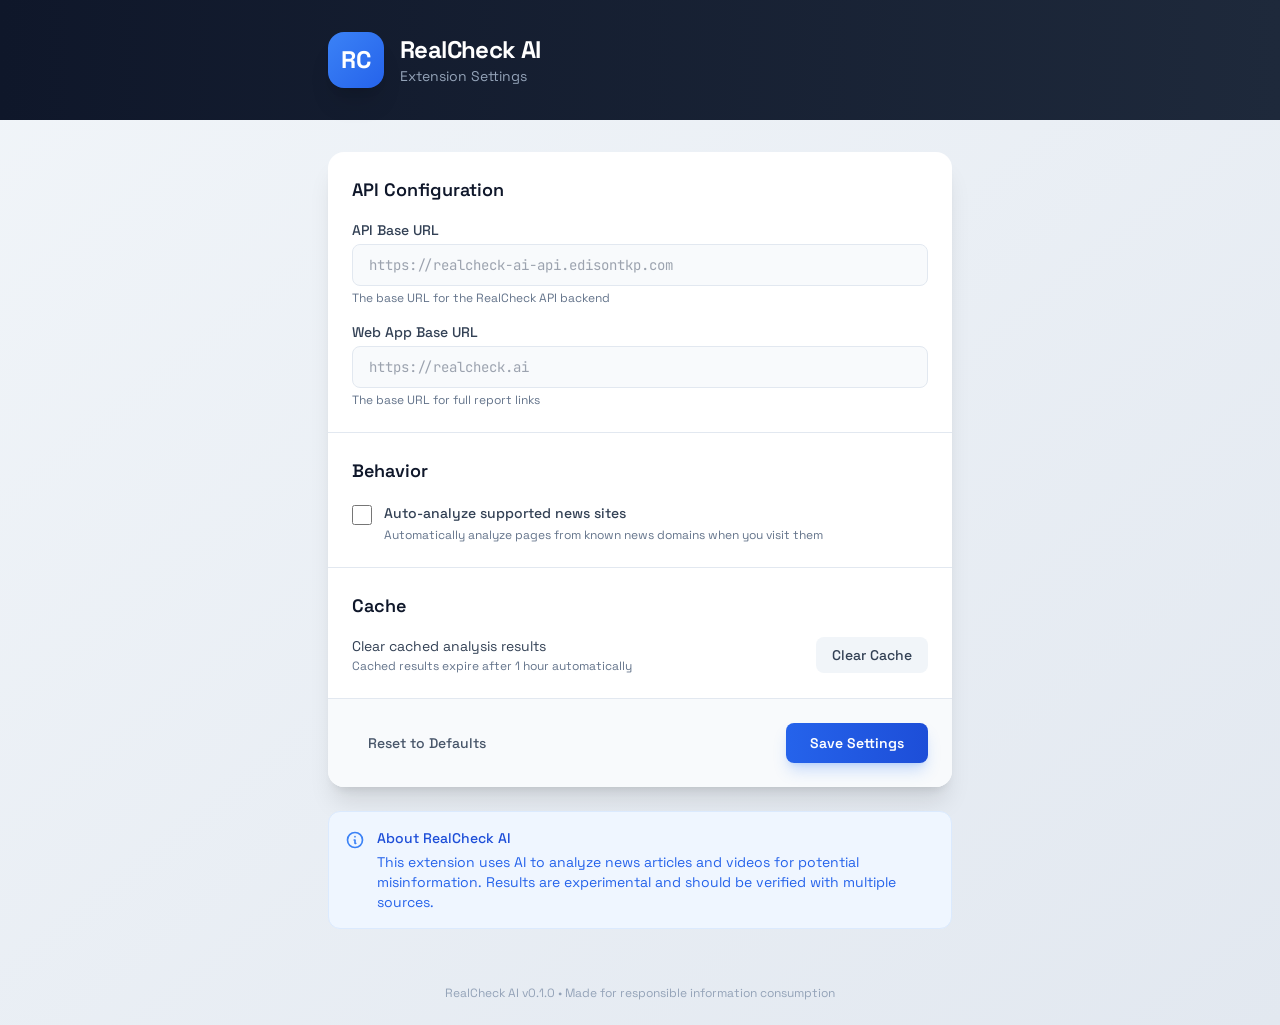
<file: index.html>
<!DOCTYPE html>
<html lang="en">
<head>
  <meta charset="UTF-8">
  <meta name="viewport" content="width=device-width, initial-scale=1.0">
  <title>RealCheck AI - Settings</title>
  <link rel="preconnect" href="https://fonts.googleapis.com">
  <link rel="preconnect" href="https://fonts.gstatic.com" crossorigin>
  <link href="https://fonts.googleapis.com/css2?family=Space+Grotesk:wght@400;500;600;700&family=JetBrains+Mono:wght@400;500&display=swap" rel="stylesheet">
  <script type="module" crossorigin src="/assets/options-CNQ8ndPK.js"></script>
  <link rel="modulepreload" crossorigin href="/assets/globals-CilCd4xb.js">
  <link rel="modulepreload" crossorigin href="/assets/client-D7f9BLy3.js">
  <link rel="modulepreload" crossorigin href="/assets/storage-Cy46boMB.js">
  <link rel="stylesheet" crossorigin href="/assets/globals-g3kjrx-B.css">
</head>
<body>
  <div id="root"></div>
</body>
</html>
</file>
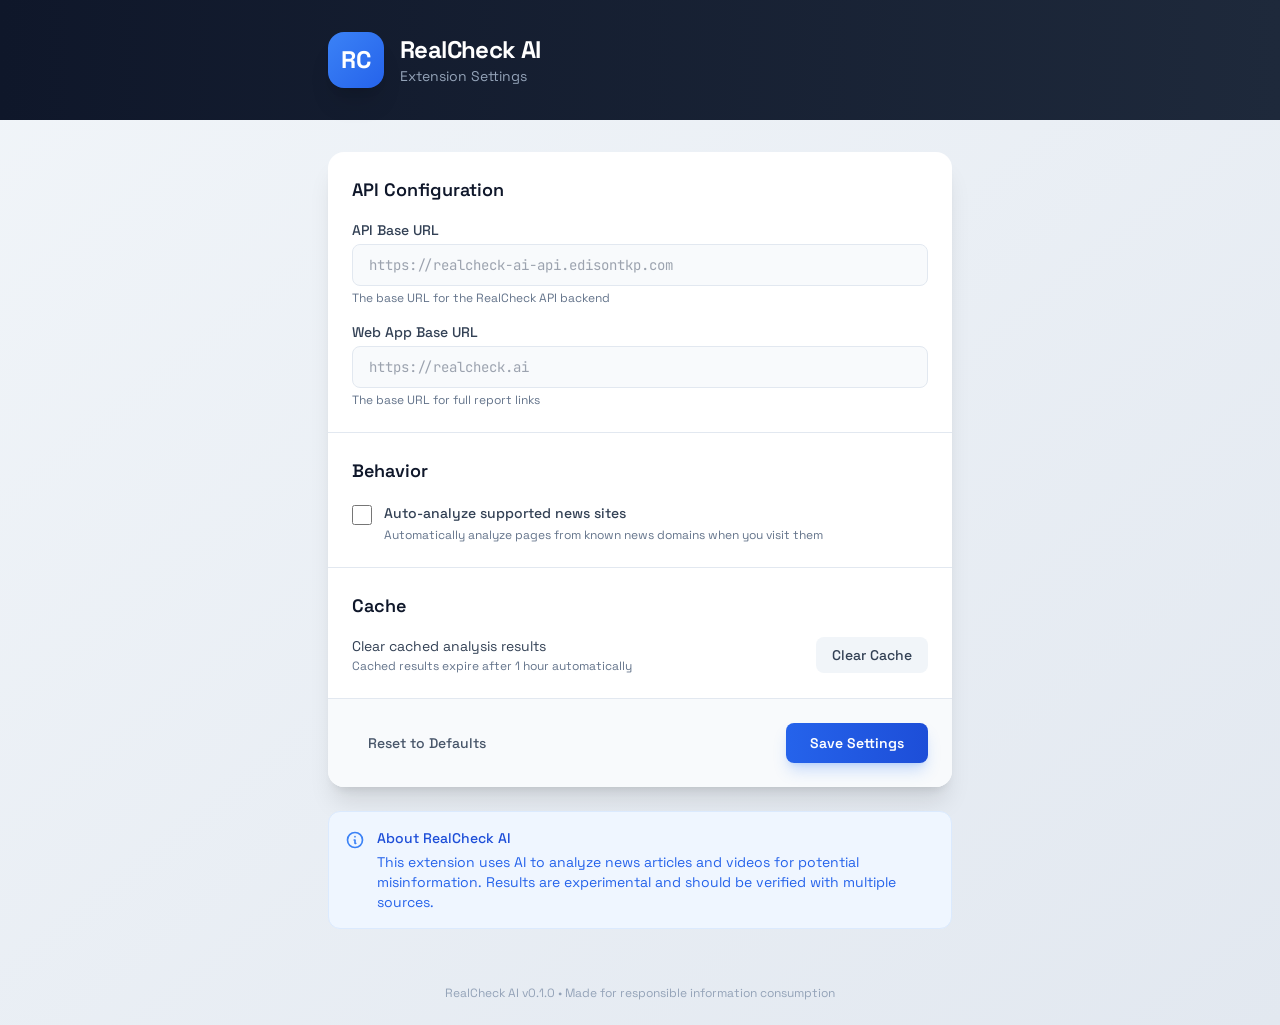
<file: options/index.html>
<!DOCTYPE html>
<html lang="en">
<head>
  <meta charset="UTF-8">
  <meta name="viewport" content="width=device-width, initial-scale=1.0">
  <title>RealCheck AI - Settings</title>
  <link rel="preconnect" href="https://fonts.googleapis.com">
  <link rel="preconnect" href="https://fonts.gstatic.com" crossorigin>
  <link href="https://fonts.googleapis.com/css2?family=Space+Grotesk:wght@400;500;600;700&family=JetBrains+Mono:wght@400;500&display=swap" rel="stylesheet">
  <script type="module" crossorigin src="/assets/options-CNQ8ndPK.js"></script>
  <link rel="modulepreload" crossorigin href="/assets/globals-CilCd4xb.js">
  <link rel="modulepreload" crossorigin href="/assets/client-D7f9BLy3.js">
  <link rel="modulepreload" crossorigin href="/assets/storage-Cy46boMB.js">
  <link rel="stylesheet" crossorigin href="/assets/globals-g3kjrx-B.css">
</head>
<body>
  <div id="root"></div>
</body>
</html>
</file>
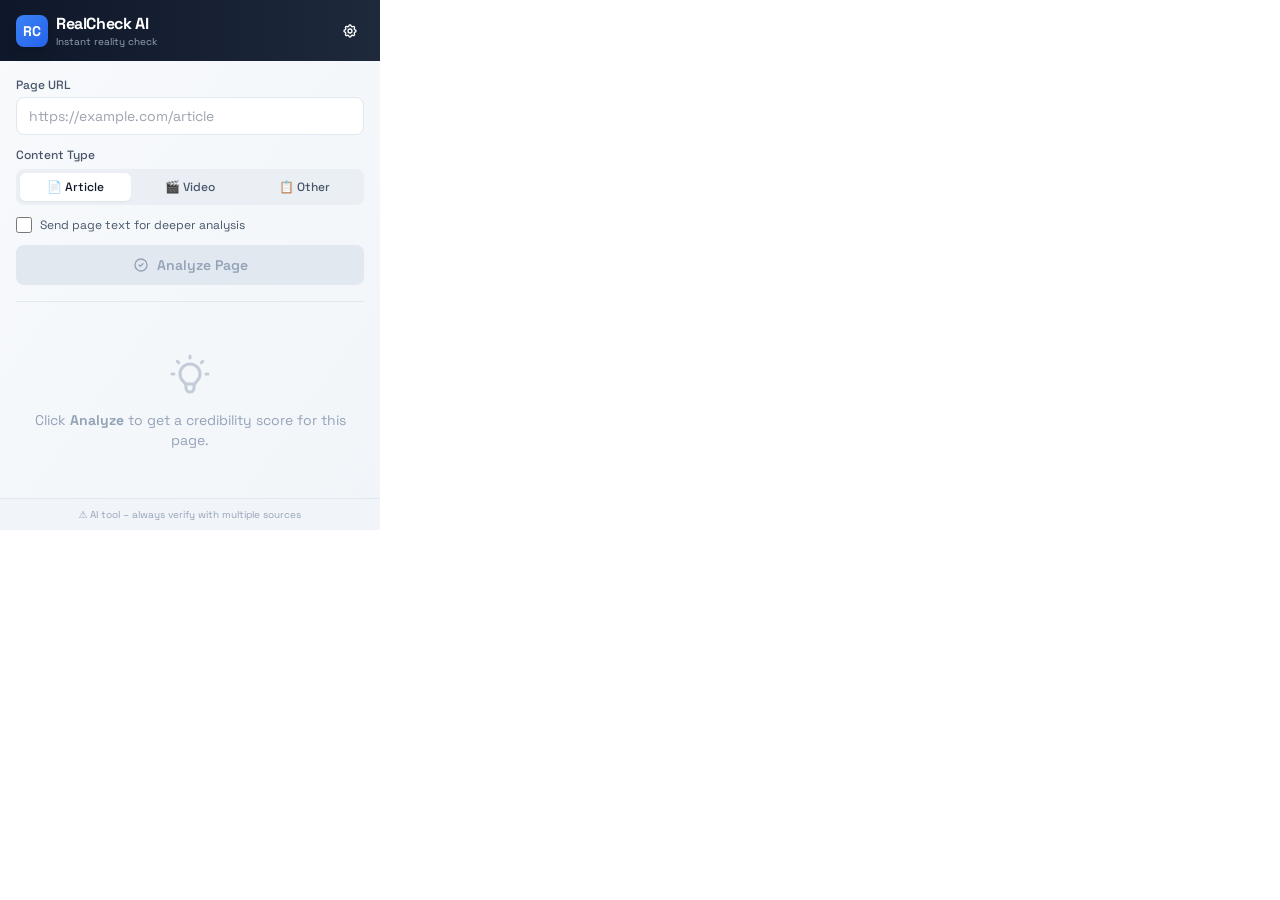
<file: popup/index.html>
<!DOCTYPE html>
<html lang="en">
<head>
  <meta charset="UTF-8">
  <meta name="viewport" content="width=device-width, initial-scale=1.0">
  <title>RealCheck AI</title>
  <link rel="preconnect" href="https://fonts.googleapis.com">
  <link rel="preconnect" href="https://fonts.gstatic.com" crossorigin>
  <link href="https://fonts.googleapis.com/css2?family=Space+Grotesk:wght@400;500;600;700&family=JetBrains+Mono:wght@400;500&display=swap" rel="stylesheet">
  <script type="module" crossorigin src="/assets/popup-u1JxGPUU.js"></script>
  <link rel="modulepreload" crossorigin href="/assets/globals-CilCd4xb.js">
  <link rel="modulepreload" crossorigin href="/assets/client-D7f9BLy3.js">
  <link rel="modulepreload" crossorigin href="/assets/storage-Cy46boMB.js">
  <link rel="modulepreload" crossorigin href="/assets/api-Bw0YALrF.js">
  <link rel="modulepreload" crossorigin href="/assets/messages-DnvhnJ-w.js">
  <link rel="modulepreload" crossorigin href="/assets/Skeleton-CPWXYf3_.js">
  <link rel="stylesheet" crossorigin href="/assets/globals-g3kjrx-B.css">
</head>
<body>
  <div id="root"></div>
</body>
</html>
</file>
<file: assets/globals-g3kjrx-B.css>
@import"https://fonts.googleapis.com/css2?family=Space+Grotesk:wght@400;500;600;700&family=JetBrains+Mono:wght@400;500&display=swap";*,:before,:after{--tw-border-spacing-x: 0;--tw-border-spacing-y: 0;--tw-translate-x: 0;--tw-translate-y: 0;--tw-rotate: 0;--tw-skew-x: 0;--tw-skew-y: 0;--tw-scale-x: 1;--tw-scale-y: 1;--tw-pan-x: ;--tw-pan-y: ;--tw-pinch-zoom: ;--tw-scroll-snap-strictness: proximity;--tw-gradient-from-position: ;--tw-gradient-via-position: ;--tw-gradient-to-position: ;--tw-ordinal: ;--tw-slashed-zero: ;--tw-numeric-figure: ;--tw-numeric-spacing: ;--tw-numeric-fraction: ;--tw-ring-inset: ;--tw-ring-offset-width: 0px;--tw-ring-offset-color: #fff;--tw-ring-color: rgb(59 130 246 / .5);--tw-ring-offset-shadow: 0 0 #0000;--tw-ring-shadow: 0 0 #0000;--tw-shadow: 0 0 #0000;--tw-shadow-colored: 0 0 #0000;--tw-blur: ;--tw-brightness: ;--tw-contrast: ;--tw-grayscale: ;--tw-hue-rotate: ;--tw-invert: ;--tw-saturate: ;--tw-sepia: ;--tw-drop-shadow: ;--tw-backdrop-blur: ;--tw-backdrop-brightness: ;--tw-backdrop-contrast: ;--tw-backdrop-grayscale: ;--tw-backdrop-hue-rotate: ;--tw-backdrop-invert: ;--tw-backdrop-opacity: ;--tw-backdrop-saturate: ;--tw-backdrop-sepia: ;--tw-contain-size: ;--tw-contain-layout: ;--tw-contain-paint: ;--tw-contain-style: }::backdrop{--tw-border-spacing-x: 0;--tw-border-spacing-y: 0;--tw-translate-x: 0;--tw-translate-y: 0;--tw-rotate: 0;--tw-skew-x: 0;--tw-skew-y: 0;--tw-scale-x: 1;--tw-scale-y: 1;--tw-pan-x: ;--tw-pan-y: ;--tw-pinch-zoom: ;--tw-scroll-snap-strictness: proximity;--tw-gradient-from-position: ;--tw-gradient-via-position: ;--tw-gradient-to-position: ;--tw-ordinal: ;--tw-slashed-zero: ;--tw-numeric-figure: ;--tw-numeric-spacing: ;--tw-numeric-fraction: ;--tw-ring-inset: ;--tw-ring-offset-width: 0px;--tw-ring-offset-color: #fff;--tw-ring-color: rgb(59 130 246 / .5);--tw-ring-offset-shadow: 0 0 #0000;--tw-ring-shadow: 0 0 #0000;--tw-shadow: 0 0 #0000;--tw-shadow-colored: 0 0 #0000;--tw-blur: ;--tw-brightness: ;--tw-contrast: ;--tw-grayscale: ;--tw-hue-rotate: ;--tw-invert: ;--tw-saturate: ;--tw-sepia: ;--tw-drop-shadow: ;--tw-backdrop-blur: ;--tw-backdrop-brightness: ;--tw-backdrop-contrast: ;--tw-backdrop-grayscale: ;--tw-backdrop-hue-rotate: ;--tw-backdrop-invert: ;--tw-backdrop-opacity: ;--tw-backdrop-saturate: ;--tw-backdrop-sepia: ;--tw-contain-size: ;--tw-contain-layout: ;--tw-contain-paint: ;--tw-contain-style: }*,:before,:after{box-sizing:border-box;border-width:0;border-style:solid;border-color:#e5e7eb}:before,:after{--tw-content: ""}html,:host{line-height:1.5;-webkit-text-size-adjust:100%;-moz-tab-size:4;-o-tab-size:4;tab-size:4;font-family:Inter,system-ui,sans-serif;font-feature-settings:normal;font-variation-settings:normal;-webkit-tap-highlight-color:transparent}body{margin:0;line-height:inherit}hr{height:0;color:inherit;border-top-width:1px}abbr:where([title]){-webkit-text-decoration:underline dotted;text-decoration:underline dotted}h1,h2,h3,h4,h5,h6{font-size:inherit;font-weight:inherit}a{color:inherit;text-decoration:inherit}b,strong{font-weight:bolder}code,kbd,samp,pre{font-family:ui-monospace,SFMono-Regular,Menlo,Monaco,Consolas,Liberation Mono,Courier New,monospace;font-feature-settings:normal;font-variation-settings:normal;font-size:1em}small{font-size:80%}sub,sup{font-size:75%;line-height:0;position:relative;vertical-align:baseline}sub{bottom:-.25em}sup{top:-.5em}table{text-indent:0;border-color:inherit;border-collapse:collapse}button,input,optgroup,select,textarea{font-family:inherit;font-feature-settings:inherit;font-variation-settings:inherit;font-size:100%;font-weight:inherit;line-height:inherit;letter-spacing:inherit;color:inherit;margin:0;padding:0}button,select{text-transform:none}button,input:where([type=button]),input:where([type=reset]),input:where([type=submit]){-webkit-appearance:button;background-color:transparent;background-image:none}:-moz-focusring{outline:auto}:-moz-ui-invalid{box-shadow:none}progress{vertical-align:baseline}::-webkit-inner-spin-button,::-webkit-outer-spin-button{height:auto}[type=search]{-webkit-appearance:textfield;outline-offset:-2px}::-webkit-search-decoration{-webkit-appearance:none}::-webkit-file-upload-button{-webkit-appearance:button;font:inherit}summary{display:list-item}blockquote,dl,dd,h1,h2,h3,h4,h5,h6,hr,figure,p,pre{margin:0}fieldset{margin:0;padding:0}legend{padding:0}ol,ul,menu{list-style:none;margin:0;padding:0}dialog{padding:0}textarea{resize:vertical}input::-moz-placeholder,textarea::-moz-placeholder{opacity:1;color:#9ca3af}input::placeholder,textarea::placeholder{opacity:1;color:#9ca3af}button,[role=button]{cursor:pointer}:disabled{cursor:default}img,svg,video,canvas,audio,iframe,embed,object{display:block;vertical-align:middle}img,video{max-width:100%;height:auto}[hidden]:where(:not([hidden=until-found])){display:none}.container{width:100%}@media (min-width: 640px){.container{max-width:640px}}@media (min-width: 768px){.container{max-width:768px}}@media (min-width: 1024px){.container{max-width:1024px}}@media (min-width: 1280px){.container{max-width:1280px}}@media (min-width: 1536px){.container{max-width:1536px}}.visible{visibility:visible}.fixed{position:fixed}.mx-auto{margin-left:auto;margin-right:auto}.-mt-0\.5{margin-top:-.125rem}.mb-1{margin-bottom:.25rem}.mb-1\.5{margin-bottom:.375rem}.mb-3{margin-bottom:.75rem}.mb-4{margin-bottom:1rem}.ml-2{margin-left:.5rem}.mt-0\.5{margin-top:.125rem}.mt-1{margin-top:.25rem}.mt-6{margin-top:1.5rem}.line-clamp-1{overflow:hidden;display:-webkit-box;-webkit-box-orient:vertical;-webkit-line-clamp:1}.line-clamp-2{overflow:hidden;display:-webkit-box;-webkit-box-orient:vertical;-webkit-line-clamp:2}.block{display:block}.flex{display:flex}.inline-flex{display:inline-flex}.hidden{display:none}.h-1{height:.25rem}.h-1\.5{height:.375rem}.h-10{height:2.5rem}.h-12{height:3rem}.h-14{height:3.5rem}.h-2{height:.5rem}.h-3{height:.75rem}.h-4{height:1rem}.h-5{height:1.25rem}.h-6{height:1.5rem}.h-8{height:2rem}.max-h-\[600px\]{max-height:600px}.min-h-\[400px\]{min-height:400px}.min-h-screen{min-height:100vh}.w-1\.5{width:.375rem}.w-10{width:2.5rem}.w-12{width:3rem}.w-14{width:3.5rem}.w-2\/3{width:66.666667%}.w-20{width:5rem}.w-24{width:6rem}.w-28{width:7rem}.w-3\/4{width:75%}.w-4{width:1rem}.w-5{width:1.25rem}.w-8{width:2rem}.w-\[380px\]{width:380px}.w-full{width:100%}.max-w-2xl{max-width:42rem}.flex-1{flex:1 1 0%}.flex-shrink-0{flex-shrink:0}.transform{transform:translate(var(--tw-translate-x),var(--tw-translate-y)) rotate(var(--tw-rotate)) skew(var(--tw-skew-x)) skewY(var(--tw-skew-y)) scaleX(var(--tw-scale-x)) scaleY(var(--tw-scale-y))}@keyframes pulse{50%{opacity:.5}}.animate-pulse{animation:pulse 2s cubic-bezier(.4,0,.6,1) infinite}@keyframes spin{to{transform:rotate(360deg)}}.animate-spin{animation:spin 1s linear infinite}.cursor-not-allowed{cursor:not-allowed}.cursor-pointer{cursor:pointer}.flex-col{flex-direction:column}.items-start{align-items:flex-start}.items-end{align-items:flex-end}.items-center{align-items:center}.justify-center{justify-content:center}.justify-between{justify-content:space-between}.gap-0\.5{gap:.125rem}.gap-1{gap:.25rem}.gap-2{gap:.5rem}.gap-3{gap:.75rem}.gap-4{gap:1rem}.space-y-1>:not([hidden])~:not([hidden]){--tw-space-y-reverse: 0;margin-top:calc(.25rem * calc(1 - var(--tw-space-y-reverse)));margin-bottom:calc(.25rem * var(--tw-space-y-reverse))}.space-y-1\.5>:not([hidden])~:not([hidden]){--tw-space-y-reverse: 0;margin-top:calc(.375rem * calc(1 - var(--tw-space-y-reverse)));margin-bottom:calc(.375rem * var(--tw-space-y-reverse))}.space-y-2>:not([hidden])~:not([hidden]){--tw-space-y-reverse: 0;margin-top:calc(.5rem * calc(1 - var(--tw-space-y-reverse)));margin-bottom:calc(.5rem * var(--tw-space-y-reverse))}.space-y-3>:not([hidden])~:not([hidden]){--tw-space-y-reverse: 0;margin-top:calc(.75rem * calc(1 - var(--tw-space-y-reverse)));margin-bottom:calc(.75rem * var(--tw-space-y-reverse))}.space-y-4>:not([hidden])~:not([hidden]){--tw-space-y-reverse: 0;margin-top:calc(1rem * calc(1 - var(--tw-space-y-reverse)));margin-bottom:calc(1rem * var(--tw-space-y-reverse))}.overflow-hidden{overflow:hidden}.overflow-y-auto{overflow-y:auto}.truncate{overflow:hidden;text-overflow:ellipsis;white-space:nowrap}.rounded{border-radius:.25rem}.rounded-2xl{border-radius:1rem}.rounded-full{border-radius:9999px}.rounded-lg{border-radius:.5rem}.rounded-md{border-radius:.375rem}.rounded-xl{border-radius:.75rem}.border{border-width:1px}.border-b{border-bottom-width:1px}.border-t{border-top-width:1px}.border-blue-100{--tw-border-opacity: 1;border-color:rgb(219 234 254 / var(--tw-border-opacity, 1))}.border-red-200{--tw-border-opacity: 1;border-color:rgb(254 202 202 / var(--tw-border-opacity, 1))}.border-slate-200{--tw-border-opacity: 1;border-color:rgb(226 232 240 / var(--tw-border-opacity, 1))}.border-slate-300{--tw-border-opacity: 1;border-color:rgb(203 213 225 / var(--tw-border-opacity, 1))}.bg-amber-100{--tw-bg-opacity: 1;background-color:rgb(254 243 199 / var(--tw-bg-opacity, 1))}.bg-amber-500{--tw-bg-opacity: 1;background-color:rgb(245 158 11 / var(--tw-bg-opacity, 1))}.bg-blue-50{--tw-bg-opacity: 1;background-color:rgb(239 246 255 / var(--tw-bg-opacity, 1))}.bg-emerald-100{--tw-bg-opacity: 1;background-color:rgb(209 250 229 / var(--tw-bg-opacity, 1))}.bg-green-100{--tw-bg-opacity: 1;background-color:rgb(220 252 231 / var(--tw-bg-opacity, 1))}.bg-red-100{--tw-bg-opacity: 1;background-color:rgb(254 226 226 / var(--tw-bg-opacity, 1))}.bg-red-200{--tw-bg-opacity: 1;background-color:rgb(254 202 202 / var(--tw-bg-opacity, 1))}.bg-red-50{--tw-bg-opacity: 1;background-color:rgb(254 242 242 / var(--tw-bg-opacity, 1))}.bg-red-500{--tw-bg-opacity: 1;background-color:rgb(239 68 68 / var(--tw-bg-opacity, 1))}.bg-slate-100{--tw-bg-opacity: 1;background-color:rgb(241 245 249 / var(--tw-bg-opacity, 1))}.bg-slate-200{--tw-bg-opacity: 1;background-color:rgb(226 232 240 / var(--tw-bg-opacity, 1))}.bg-slate-200\/50{background-color:#e2e8f080}.bg-slate-300{--tw-bg-opacity: 1;background-color:rgb(203 213 225 / var(--tw-bg-opacity, 1))}.bg-slate-400{--tw-bg-opacity: 1;background-color:rgb(148 163 184 / var(--tw-bg-opacity, 1))}.bg-slate-50{--tw-bg-opacity: 1;background-color:rgb(248 250 252 / var(--tw-bg-opacity, 1))}.bg-white{--tw-bg-opacity: 1;background-color:rgb(255 255 255 / var(--tw-bg-opacity, 1))}.bg-gradient-to-br{background-image:linear-gradient(to bottom right,var(--tw-gradient-stops))}.bg-gradient-to-r{background-image:linear-gradient(to right,var(--tw-gradient-stops))}.from-blue-500{--tw-gradient-from: #3b82f6 var(--tw-gradient-from-position);--tw-gradient-to: rgb(59 130 246 / 0) var(--tw-gradient-to-position);--tw-gradient-stops: var(--tw-gradient-from), var(--tw-gradient-to)}.from-blue-600{--tw-gradient-from: #2563eb var(--tw-gradient-from-position);--tw-gradient-to: rgb(37 99 235 / 0) var(--tw-gradient-to-position);--tw-gradient-stops: var(--tw-gradient-from), var(--tw-gradient-to)}.from-slate-100{--tw-gradient-from: #f1f5f9 var(--tw-gradient-from-position);--tw-gradient-to: rgb(241 245 249 / 0) var(--tw-gradient-to-position);--tw-gradient-stops: var(--tw-gradient-from), var(--tw-gradient-to)}.from-slate-50{--tw-gradient-from: #f8fafc var(--tw-gradient-from-position);--tw-gradient-to: rgb(248 250 252 / 0) var(--tw-gradient-to-position);--tw-gradient-stops: var(--tw-gradient-from), var(--tw-gradient-to)}.from-slate-900{--tw-gradient-from: #0f172a var(--tw-gradient-from-position);--tw-gradient-to: rgb(15 23 42 / 0) var(--tw-gradient-to-position);--tw-gradient-stops: var(--tw-gradient-from), var(--tw-gradient-to)}.to-blue-600{--tw-gradient-to: #2563eb var(--tw-gradient-to-position)}.to-blue-700{--tw-gradient-to: #1d4ed8 var(--tw-gradient-to-position)}.to-slate-100{--tw-gradient-to: #f1f5f9 var(--tw-gradient-to-position)}.to-slate-200{--tw-gradient-to: #e2e8f0 var(--tw-gradient-to-position)}.to-slate-800{--tw-gradient-to: #1e293b var(--tw-gradient-to-position)}.p-1{padding:.25rem}.p-1\.5{padding:.375rem}.p-2{padding:.5rem}.p-3{padding:.75rem}.p-4{padding:1rem}.p-6{padding:1.5rem}.px-1\.5{padding-left:.375rem;padding-right:.375rem}.px-2{padding-left:.5rem;padding-right:.5rem}.px-3{padding-left:.75rem;padding-right:.75rem}.px-4{padding-left:1rem;padding-right:1rem}.px-6{padding-left:1.5rem;padding-right:1.5rem}.py-0\.5{padding-top:.125rem;padding-bottom:.125rem}.py-1{padding-top:.25rem;padding-bottom:.25rem}.py-1\.5{padding-top:.375rem;padding-bottom:.375rem}.py-2{padding-top:.5rem;padding-bottom:.5rem}.py-2\.5{padding-top:.625rem;padding-bottom:.625rem}.py-3{padding-top:.75rem;padding-bottom:.75rem}.py-6{padding-top:1.5rem;padding-bottom:1.5rem}.py-8{padding-top:2rem;padding-bottom:2rem}.pt-4{padding-top:1rem}.text-center{text-align:center}.font-mono{font-family:ui-monospace,SFMono-Regular,Menlo,Monaco,Consolas,Liberation Mono,Courier New,monospace}.text-2xl{font-size:1.5rem;line-height:2rem}.text-4xl{font-size:2.25rem;line-height:2.5rem}.text-5xl{font-size:3rem;line-height:1}.text-\[10px\]{font-size:10px}.text-base{font-size:1rem;line-height:1.5rem}.text-lg{font-size:1.125rem;line-height:1.75rem}.text-sm{font-size:.875rem;line-height:1.25rem}.text-xl{font-size:1.25rem;line-height:1.75rem}.text-xs{font-size:.75rem;line-height:1rem}.font-bold{font-weight:700}.font-medium{font-weight:500}.font-semibold{font-weight:600}.uppercase{text-transform:uppercase}.capitalize{text-transform:capitalize}.leading-none{line-height:1}.leading-relaxed{line-height:1.625}.leading-snug{line-height:1.375}.tracking-tight{letter-spacing:-.025em}.tracking-wide{letter-spacing:.025em}.text-amber-700{--tw-text-opacity: 1;color:rgb(180 83 9 / var(--tw-text-opacity, 1))}.text-amber-800{--tw-text-opacity: 1;color:rgb(146 64 14 / var(--tw-text-opacity, 1))}.text-blue-500{--tw-text-opacity: 1;color:rgb(59 130 246 / var(--tw-text-opacity, 1))}.text-blue-600{--tw-text-opacity: 1;color:rgb(37 99 235 / var(--tw-text-opacity, 1))}.text-blue-700{--tw-text-opacity: 1;color:rgb(29 78 216 / var(--tw-text-opacity, 1))}.text-emerald-800{--tw-text-opacity: 1;color:rgb(6 95 70 / var(--tw-text-opacity, 1))}.text-green-600{--tw-text-opacity: 1;color:rgb(22 163 74 / var(--tw-text-opacity, 1))}.text-green-700{--tw-text-opacity: 1;color:rgb(21 128 61 / var(--tw-text-opacity, 1))}.text-green-800{--tw-text-opacity: 1;color:rgb(22 101 52 / var(--tw-text-opacity, 1))}.text-red-500{--tw-text-opacity: 1;color:rgb(239 68 68 / var(--tw-text-opacity, 1))}.text-red-600{--tw-text-opacity: 1;color:rgb(220 38 38 / var(--tw-text-opacity, 1))}.text-red-700{--tw-text-opacity: 1;color:rgb(185 28 28 / var(--tw-text-opacity, 1))}.text-red-900{--tw-text-opacity: 1;color:rgb(127 29 29 / var(--tw-text-opacity, 1))}.text-slate-400{--tw-text-opacity: 1;color:rgb(148 163 184 / var(--tw-text-opacity, 1))}.text-slate-500{--tw-text-opacity: 1;color:rgb(100 116 139 / var(--tw-text-opacity, 1))}.text-slate-600{--tw-text-opacity: 1;color:rgb(71 85 105 / var(--tw-text-opacity, 1))}.text-slate-700{--tw-text-opacity: 1;color:rgb(51 65 85 / var(--tw-text-opacity, 1))}.text-slate-900{--tw-text-opacity: 1;color:rgb(15 23 42 / var(--tw-text-opacity, 1))}.text-white{--tw-text-opacity: 1;color:rgb(255 255 255 / var(--tw-text-opacity, 1))}.opacity-25{opacity:.25}.opacity-50{opacity:.5}.opacity-75{opacity:.75}.shadow-lg{--tw-shadow: 0 10px 15px -3px rgb(0 0 0 / .1), 0 4px 6px -4px rgb(0 0 0 / .1);--tw-shadow-colored: 0 10px 15px -3px var(--tw-shadow-color), 0 4px 6px -4px var(--tw-shadow-color);box-shadow:var(--tw-ring-offset-shadow, 0 0 #0000),var(--tw-ring-shadow, 0 0 #0000),var(--tw-shadow)}.shadow-sm{--tw-shadow: 0 1px 2px 0 rgb(0 0 0 / .05);--tw-shadow-colored: 0 1px 2px 0 var(--tw-shadow-color);box-shadow:var(--tw-ring-offset-shadow, 0 0 #0000),var(--tw-ring-shadow, 0 0 #0000),var(--tw-shadow)}.shadow-xl{--tw-shadow: 0 20px 25px -5px rgb(0 0 0 / .1), 0 8px 10px -6px rgb(0 0 0 / .1);--tw-shadow-colored: 0 20px 25px -5px var(--tw-shadow-color), 0 8px 10px -6px var(--tw-shadow-color);box-shadow:var(--tw-ring-offset-shadow, 0 0 #0000),var(--tw-ring-shadow, 0 0 #0000),var(--tw-shadow)}.shadow-blue-500\/25{--tw-shadow-color: rgb(59 130 246 / .25);--tw-shadow: var(--tw-shadow-colored)}.filter{filter:var(--tw-blur) var(--tw-brightness) var(--tw-contrast) var(--tw-grayscale) var(--tw-hue-rotate) var(--tw-invert) var(--tw-saturate) var(--tw-sepia) var(--tw-drop-shadow)}.transition{transition-property:color,background-color,border-color,text-decoration-color,fill,stroke,opacity,box-shadow,transform,filter,backdrop-filter;transition-timing-function:cubic-bezier(.4,0,.2,1);transition-duration:.15s}.transition-all{transition-property:all;transition-timing-function:cubic-bezier(.4,0,.2,1);transition-duration:.15s}.transition-colors{transition-property:color,background-color,border-color,text-decoration-color,fill,stroke;transition-timing-function:cubic-bezier(.4,0,.2,1);transition-duration:.15s}.transition-shadow{transition-property:box-shadow;transition-timing-function:cubic-bezier(.4,0,.2,1);transition-duration:.15s}.duration-500{transition-duration:.5s}.ease-out{transition-timing-function:cubic-bezier(0,0,.2,1)}:root{--rc-primary: #0f172a;--rc-secondary: #1e293b;--rc-accent: #3b82f6;--rc-accent-hover: #2563eb;--rc-trusted: #16a34a;--rc-reliable: #059669;--rc-mixed: #d97706;--rc-suspicious: #ef4444;--rc-highrisk: #b91c1c;--rc-unknown: #64748b;--rc-surface: #ffffff;--rc-surface-elevated: #f8fafc;--rc-border: #e2e8f0;--rc-text: #0f172a;--rc-text-muted: #64748b}.realcheck-dark{--rc-surface: #1e293b;--rc-surface-elevated: #0f172a;--rc-border: #334155;--rc-text: #f1f5f9;--rc-text-muted: #94a3b8}*{box-sizing:border-box}body{font-family:Space Grotesk,system-ui,-apple-system,sans-serif;color:var(--rc-text);background:var(--rc-surface);margin:0;padding:0;line-height:1.5;-webkit-font-smoothing:antialiased;-moz-osx-font-smoothing:grayscale}.font-mono{font-family:JetBrains Mono,monospace}::-webkit-scrollbar{width:6px;height:6px}::-webkit-scrollbar-track{background:var(--rc-surface-elevated);border-radius:3px}::-webkit-scrollbar-thumb{background:var(--rc-border);border-radius:3px}::-webkit-scrollbar-thumb:hover{background:var(--rc-text-muted)}button:focus-visible,input:focus-visible,a:focus-visible{outline:2px solid var(--rc-accent);outline-offset:2px}@keyframes pulse-soft{0%,to{opacity:1}50%{opacity:.6}}@keyframes slide-up{0%{opacity:0;transform:translateY(10px)}to{opacity:1;transform:translateY(0)}}@keyframes slide-in-right{0%{opacity:0;transform:translate(20px)}to{opacity:1;transform:translate(0)}}.animate-pulse-soft{animation:pulse-soft 2s ease-in-out infinite}.animate-slide-up{animation:slide-up .3s ease-out}.animate-slide-in-right{animation:slide-in-right .3s ease-out}.badge{display:inline-flex;align-items:center;border-radius:9999px;padding:.125rem .5rem;font-size:.75rem;line-height:1rem;font-weight:500}.card{overflow:hidden;border-radius:.75rem;border-width:1px;--tw-border-opacity: 1;border-color:rgb(226 232 240 / var(--tw-border-opacity, 1));--tw-bg-opacity: 1;background-color:rgb(255 255 255 / var(--tw-bg-opacity, 1));--tw-shadow: 0 10px 15px -3px rgb(0 0 0 / .1), 0 4px 6px -4px rgb(0 0 0 / .1);--tw-shadow-colored: 0 10px 15px -3px var(--tw-shadow-color), 0 4px 6px -4px var(--tw-shadow-color);box-shadow:var(--tw-ring-offset-shadow, 0 0 #0000),var(--tw-ring-shadow, 0 0 #0000),var(--tw-shadow)}.card-dark{--tw-border-opacity: 1;border-color:rgb(51 65 85 / var(--tw-border-opacity, 1));--tw-bg-opacity: 1;background-color:rgb(30 41 59 / var(--tw-bg-opacity, 1))}.hover\:border-slate-400:hover{--tw-border-opacity: 1;border-color:rgb(148 163 184 / var(--tw-border-opacity, 1))}.hover\:bg-slate-200:hover{--tw-bg-opacity: 1;background-color:rgb(226 232 240 / var(--tw-bg-opacity, 1))}.hover\:bg-slate-50:hover{--tw-bg-opacity: 1;background-color:rgb(248 250 252 / var(--tw-bg-opacity, 1))}.hover\:bg-slate-700\/50:hover{background-color:#33415580}.hover\:from-blue-700:hover{--tw-gradient-from: #1d4ed8 var(--tw-gradient-from-position);--tw-gradient-to: rgb(29 78 216 / 0) var(--tw-gradient-to-position);--tw-gradient-stops: var(--tw-gradient-from), var(--tw-gradient-to)}.hover\:to-blue-800:hover{--tw-gradient-to: #1e40af var(--tw-gradient-to-position)}.hover\:text-blue-800:hover{--tw-text-opacity: 1;color:rgb(30 64 175 / var(--tw-text-opacity, 1))}.hover\:text-slate-800:hover{--tw-text-opacity: 1;color:rgb(30 41 59 / var(--tw-text-opacity, 1))}.hover\:text-slate-900:hover{--tw-text-opacity: 1;color:rgb(15 23 42 / var(--tw-text-opacity, 1))}.hover\:underline:hover{text-decoration-line:underline}.hover\:shadow-blue-500\/40:hover{--tw-shadow-color: rgb(59 130 246 / .4);--tw-shadow: var(--tw-shadow-colored)}.focus\:border-transparent:focus{border-color:transparent}.focus\:outline-none:focus{outline:2px solid transparent;outline-offset:2px}.focus\:ring-2:focus{--tw-ring-offset-shadow: var(--tw-ring-inset) 0 0 0 var(--tw-ring-offset-width) var(--tw-ring-offset-color);--tw-ring-shadow: var(--tw-ring-inset) 0 0 0 calc(2px + var(--tw-ring-offset-width)) var(--tw-ring-color);box-shadow:var(--tw-ring-offset-shadow),var(--tw-ring-shadow),var(--tw-shadow, 0 0 #0000)}.focus\:ring-blue-500:focus{--tw-ring-opacity: 1;--tw-ring-color: rgb(59 130 246 / var(--tw-ring-opacity, 1))}.group:hover .group-hover\:text-slate-900{--tw-text-opacity: 1;color:rgb(15 23 42 / var(--tw-text-opacity, 1))}
</file>
